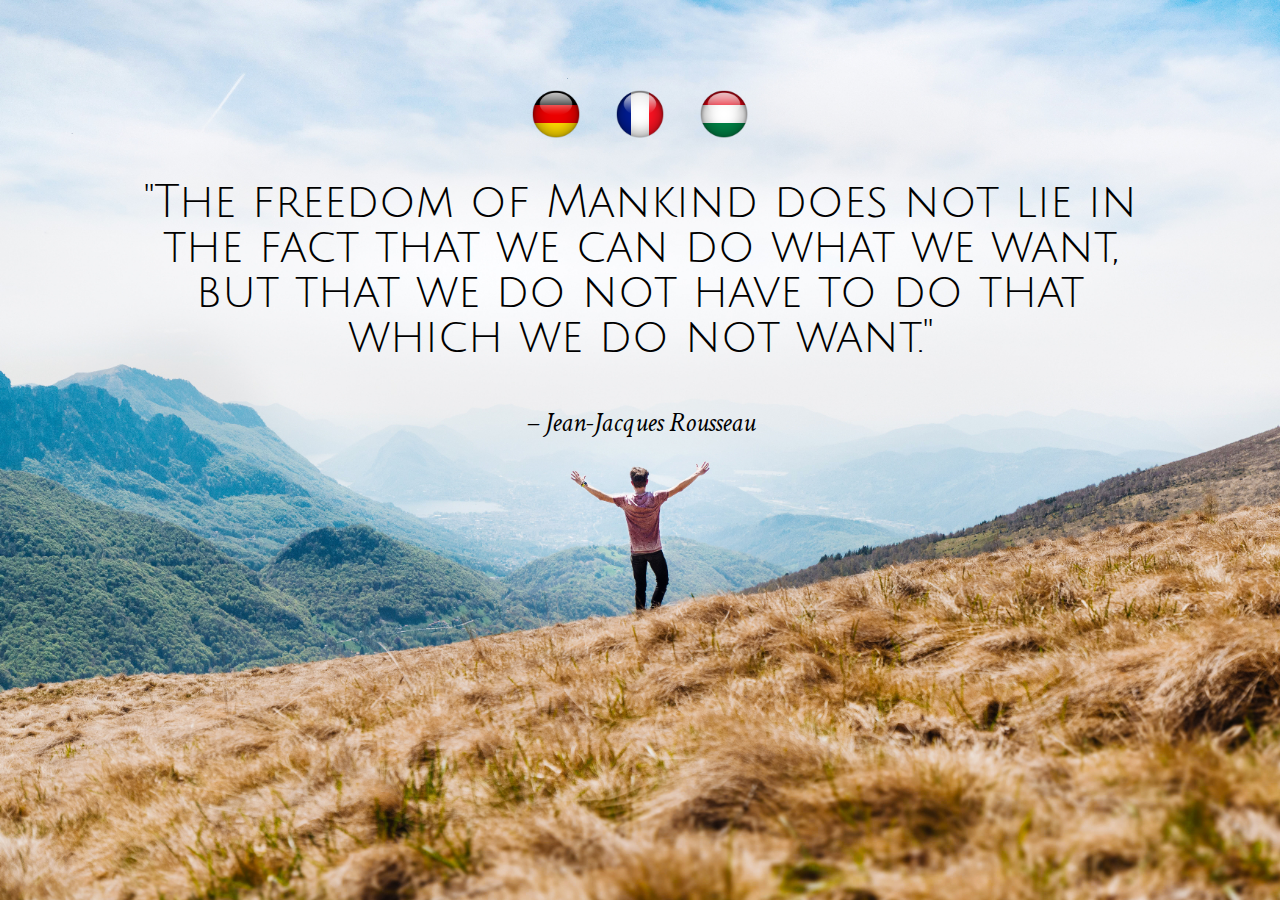
<file: index.html>
<!DOCTYPE html>
<html lang="en">
<head>
  <link https://cdnjs.cloudflare.com/ajax/libs/meyer-reset/2.0/reset.css>
  <link href="https://fonts.googleapis.com/css?family=Crimson+Text|Julius+Sans+One" rel="stylesheet">
  <link rel="stylesheet" href="main.css">
  <meta charset="utf-8">
  <title></title>
  <meta name="viewport" content="width=device-width, initial-scale=1">
</head>
<body>
  <div class="lang-selector">
    <a href="languages/de/index.html"><img src="assets/de.png" alt="Deutsches-Übersetzung"></a>
    <a href="languages/fr/index.html"><img src="assets/fr.png" alt="Traduction-française"></a>
    <a href="languages/hu/index.html"><img src="assets/hu.png" alt="Magyar-fordítás"></a>
  </div>
  <div class="wrapper">
    <div class="quote">"The freedom of Mankind does not lie in the fact that we can do what we want, but that we do not have to do that which we do not want."
    </div>
    <div class="author">– Jean-Jacques Rousseau
    </div>
  </div>
</body>
</html>
</file>
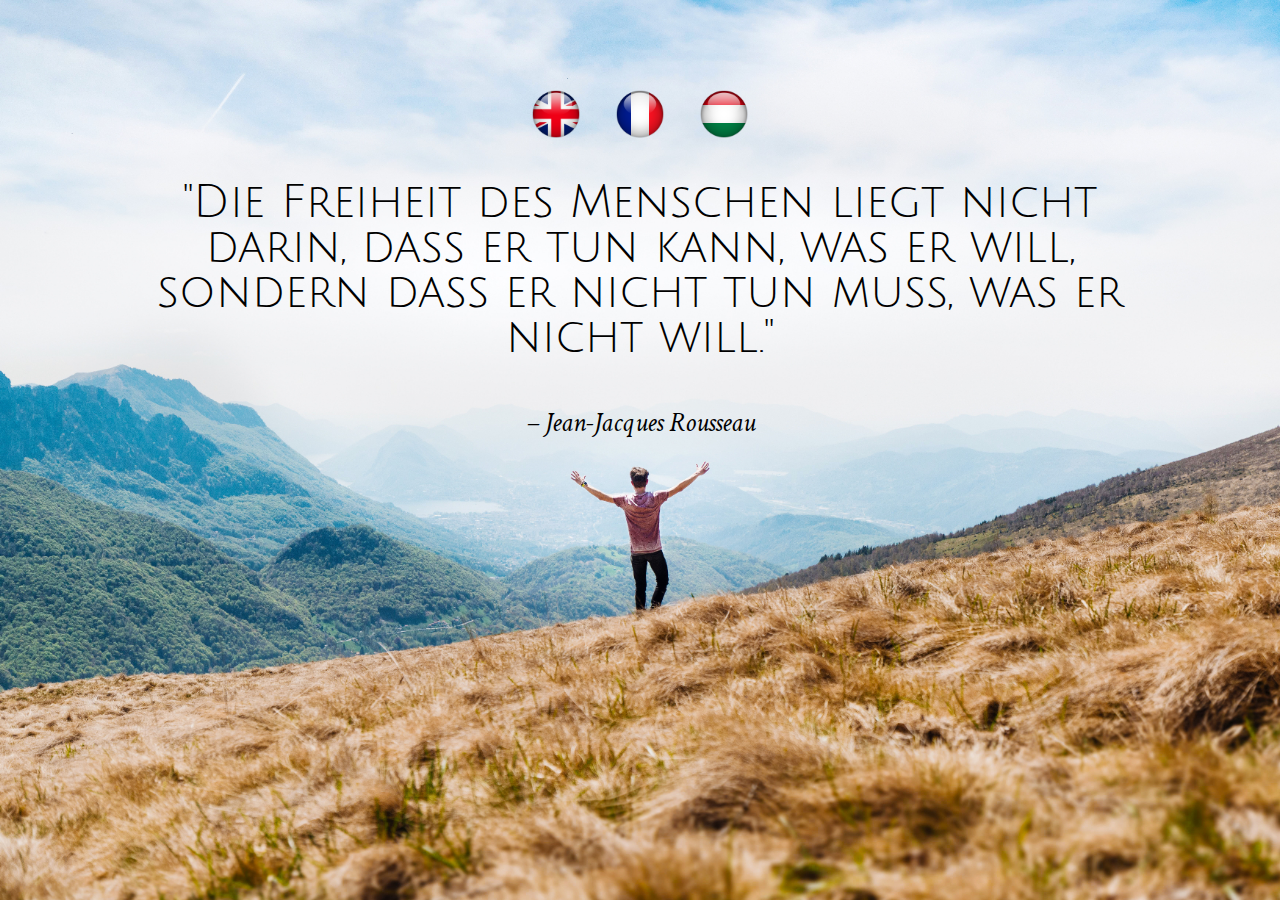
<file: languages/de/index.html>
<!DOCTYPE html>
<html lang="de">
<head>
  <link https://cdnjs.cloudflare.com/ajax/libs/meyer-reset/2.0/reset.css>
  <link href="https://fonts.googleapis.com/css?family=Crimson+Text|Julius+Sans+One" rel="stylesheet">
  <link rel="stylesheet" href="../../main.css">
  <meta charset="utf-8">
  <title></title>
  <meta name="viewport" content="width=device-width, initial-scale=1">
</head>
<body>
  <div class="lang-selector">
    <a href="../../index.html"><img src="../../assets/uk.png" alt="English-translation"></a>
    <a href="../fr/index.html"><img src="../../assets/fr.png" alt="Traduction-française"></a>
    <a href="../hu/index.html"><img src="../../assets/hu.png" alt="Magyar-fordítás"></a>
  </div>
  <div class="wrapper">
    <div class="quote">"Die Freiheit des Menschen liegt nicht darin, daß er tun kann, was er will, sondern daß er nicht tun muß, was er nicht will."
    </div>
    <div class="author">– Jean-Jacques Rousseau
    </div>
  </div>
</body>
</html>
</file>
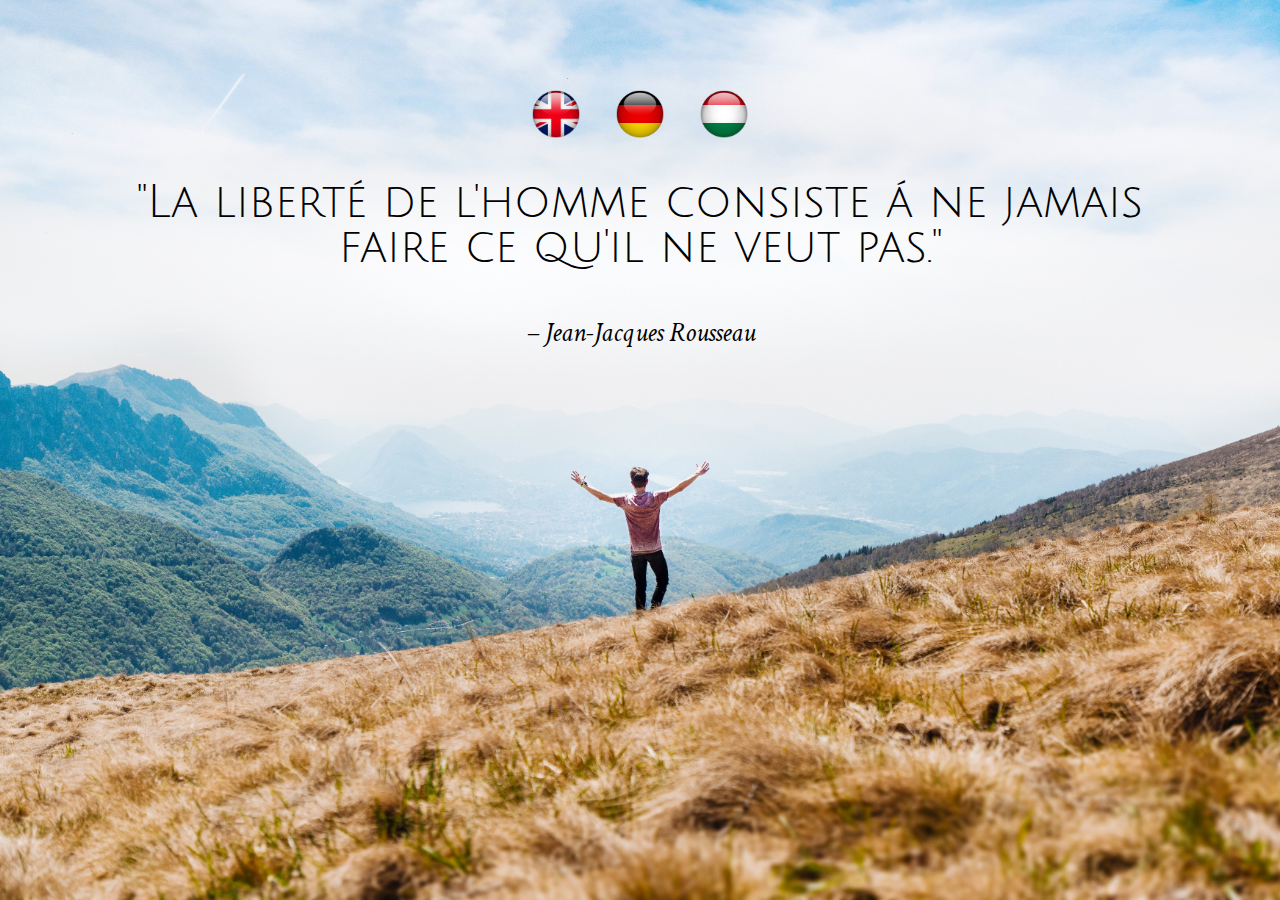
<file: languages/fr/index.html>
<!DOCTYPE html>
<html lang="fr">
<head>
  <link https://cdnjs.cloudflare.com/ajax/libs/meyer-reset/2.0/reset.css>
  <link href="https://fonts.googleapis.com/css?family=Crimson+Text|Julius+Sans+One" rel="stylesheet">
  <link rel="stylesheet" href="../../main.css">
  <meta charset="utf-8">
  <title></title>
  <meta name="viewport" content="width=device-width, initial-scale=1">
</head>
<body>
  <div class="lang-selector">
    <a href="../../index.html"><img src="../../assets/uk.png" alt="English-translation"></a>
    <a href="../de/index.html"><img src="../../assets/de.png" alt="Deutsches-Übersetzung"></a>
    <a href="../hu/index.html"><img src="../../assets/hu.png" alt="Magyar-fordítás"></a>
  </div>
  <div class="wrapper">
    <div class="quote">"La liberté de l'homme consiste á ne jamais faire ce qu'il ne veut pas."
    </div>
    <div class="author">– Jean-Jacques Rousseau
    </div>
  </div>
</body>
</html>
</file>
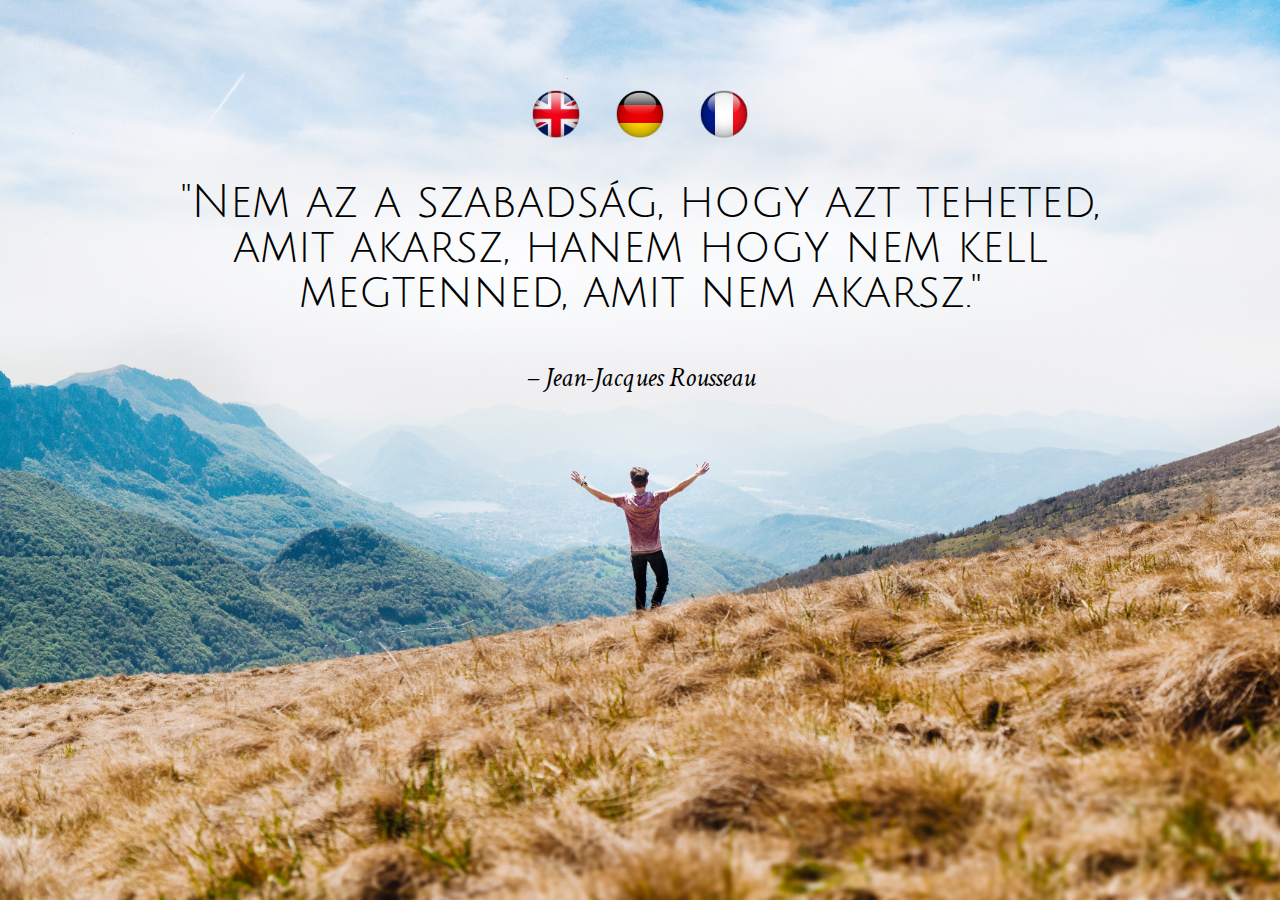
<file: languages/hu/index.html>
<!DOCTYPE html>
<html lang="hu">
<head>
  <link https://cdnjs.cloudflare.com/ajax/libs/meyer-reset/2.0/reset.css>
  <link href="https://fonts.googleapis.com/css?family=Crimson+Text|Julius+Sans+One" rel="stylesheet">
  <link rel="stylesheet" href="../../main.css">
  <meta charset="utf-8">
  <title></title>
  <meta name="viewport" content="width=device-width, initial-scale=1">
</head>
<body>
  <div class="lang-selector">
    <a href="../../index.html"><img src="../../assets/uk.png" alt="English-translation"></a>
    <a href="../de/index.html"><img src="../../assets/de.png" alt="Deutsches-Übersetzung"></a>
    <a href="../fr/index.html"><img src="../../assets/fr.png" alt="Traduction-française"></a>
  </div>
  <div class="wrapper">
    <div class="quote">"Nem az a szabadság, hogy azt teheted, amit akarsz, hanem hogy nem kell megtenned, amit nem akarsz."
    </div>
    <div class="author">– Jean-Jacques Rousseau
    </div>
  </div>
</body>
</html>
</file>
<file: main.css>
* {
  box-sizing: border-box;
  margin: auto;
}
.lang-selector {
  position: absolute;
  width: 100vw;
  text-align: center;
  top: 5vh;
}
.lang-selector img{
  height: 1.5rem;
  padding: 0 1rem;
}

.wrapper {
  width: 100%;
  height: 100vh;
  text-align: center;
  background: url(assets/freedom.jpg) center;
  background-size: cover;
}

/* Mobile View Styles */

.quote {
  font-family: 'Julius Sans One', sans-serif;
  font-size: 5vh;
  line-height: 7vh;
  padding: 15vh 10vw 0;
}
.author {
  font-family: 'Crimson Text', serif;
  font-style: italic;
  font-size: 4vh;
  padding-top: 5vh;
}

@media screen and (orientation: portrait) {
  
  .quote {
    font-size: 3vh;
    line-height: 4vh;
    padding: 10vh 10vw 0;
  }
  .author {
    font-size: 2vh;
    padding-top: 3vh;
  }
}

/* from 768px width and up */

@media screen and (min-width: 768px) {
  
  .quote {
    font-size: 5vh;
    line-height: 5vh;
    padding: 20vh 10vw 0;
  }
  .author {
    font-size: 3vh;
    padding-top: 5vh;
  }
  .lang-selector {
    top: 10vh;
  }
  .lang-selector img {
    height: 3rem;
  }
}

/* iPhone X */

@media screen and (width: 812px) and (height: 375px) {
  
  .quote {
    padding: 30vh 4vw 0;
  }
  .author {
    padding-top: 5vh;
  }
  .lang-selector img {
    height: 2rem;
  }
}
</file>
